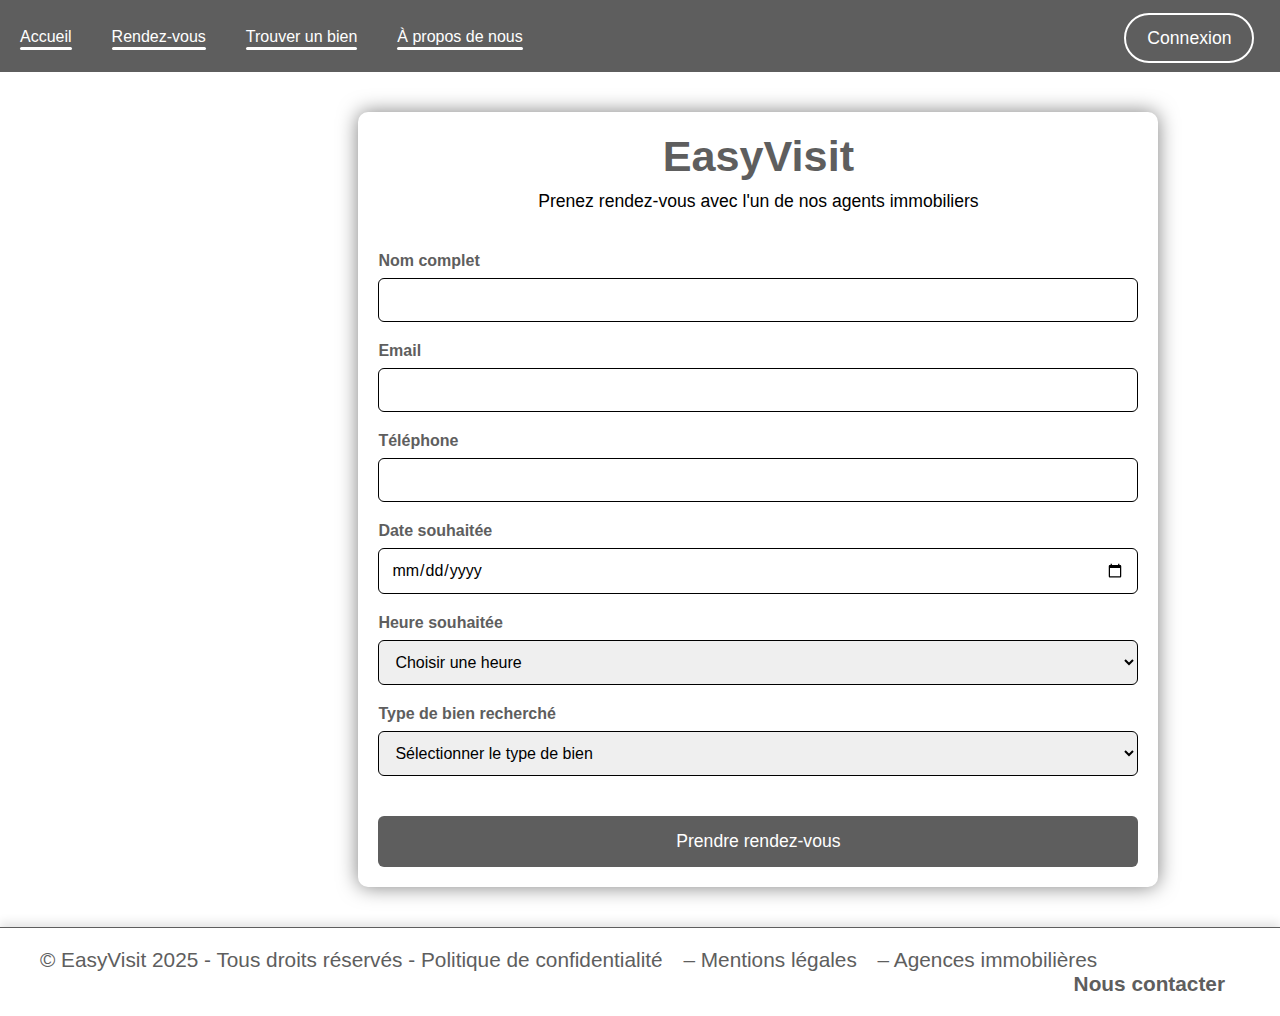
<file: rendez-vous.html>
<!DOCTYPE html>
<html lang="fr">
<head>
    <meta charset="UTF-8">
    <meta name="viewport" content="width=device-width, initial-scale=1.0">
    <link rel="stylesheet" href="rendez-vous.css">
    <title>EasyVisit - Rendez-vous</title>
</head>
<body> 

    <header class="header">
        <nav class="menu">
            <ul class="liens">
                <li><a href="index.html">Accueil</a></li>
                <li><a href="rendez-vous.html" target="_blank">Rendez-vous</a></li>
                <li><a href="trouver-bien.html" target="_blank">Trouver un bien</a></li>
                <li><a href="a_propos.html" target="_blank">À propos de nous</a></li>
            </ul>

            <button class="login-button">Connexion</button>
        </nav>    
    </header>

    <section class="box">
        <header>
            <h1>EasyVisit</h1>
            <p>Prenez rendez-vous avec l'un de nos agents immobiliers</p>
        </header>

        <form class="formulaire">
            <div class="partie-formulaire">
                <label for="name">Nom complet</label>
                <input type="text" id="name" required>
            </div>

            <div class="partie-formulaire">
                <label for="email">Email</label>
                <input type="email" id="email" required>
            </div>

            <div class="partie-formulaire">
                <label for="phone">Téléphone</label>
                <input type="tel" id="phone" required>
            </div>

            <div class="partie-formulaire">
                <label for="date">Date souhaitée</label>
                <input type="date" id="date" required>
            </div>

            <div class="partie-formulaire">
                <label for="time">Heure souhaitée</label>
                <select id="time" required>
                    <option value="">Choisir une heure</option>
                    <option value="09:00">09:00</option>
                    <option value="10:00">10:00</option>
                    <option value="11:00">11:00</option>
                    <option value="14:00">14:00</option>
                    <option value="15:00">15:00</option>
                    <option value="16:00">16:00</option>
                </select>
            </div>

            <div class="partie-formulaire">
                <label for="type">Type de bien recherché</label>
                <select id="type" required>
                    <option value="">Sélectionner le type de bien</option>
                    <option value="appartement">Appartement</option>
                    <option value="maison">Maison</option>
                    <option value="villa">Villa</option>
                    <option value="terrain">Terrain</option>
                </select>
            </div>

            <button class="envoyer" type="submit">Prendre rendez-vous</button>
        </form>
        </section>

    <footer class="footer">
        <p>© EasyVisit 2025 - Tous droits réservés - <a href="#">Politique de confidentialité</a> – <a href="#">Mentions légales</a> – <a href="#">Agences immobilières</a></p>
        <a class="contact" href="#">Nous contacter</a>
    </footer>

</body>
</html>
</file>
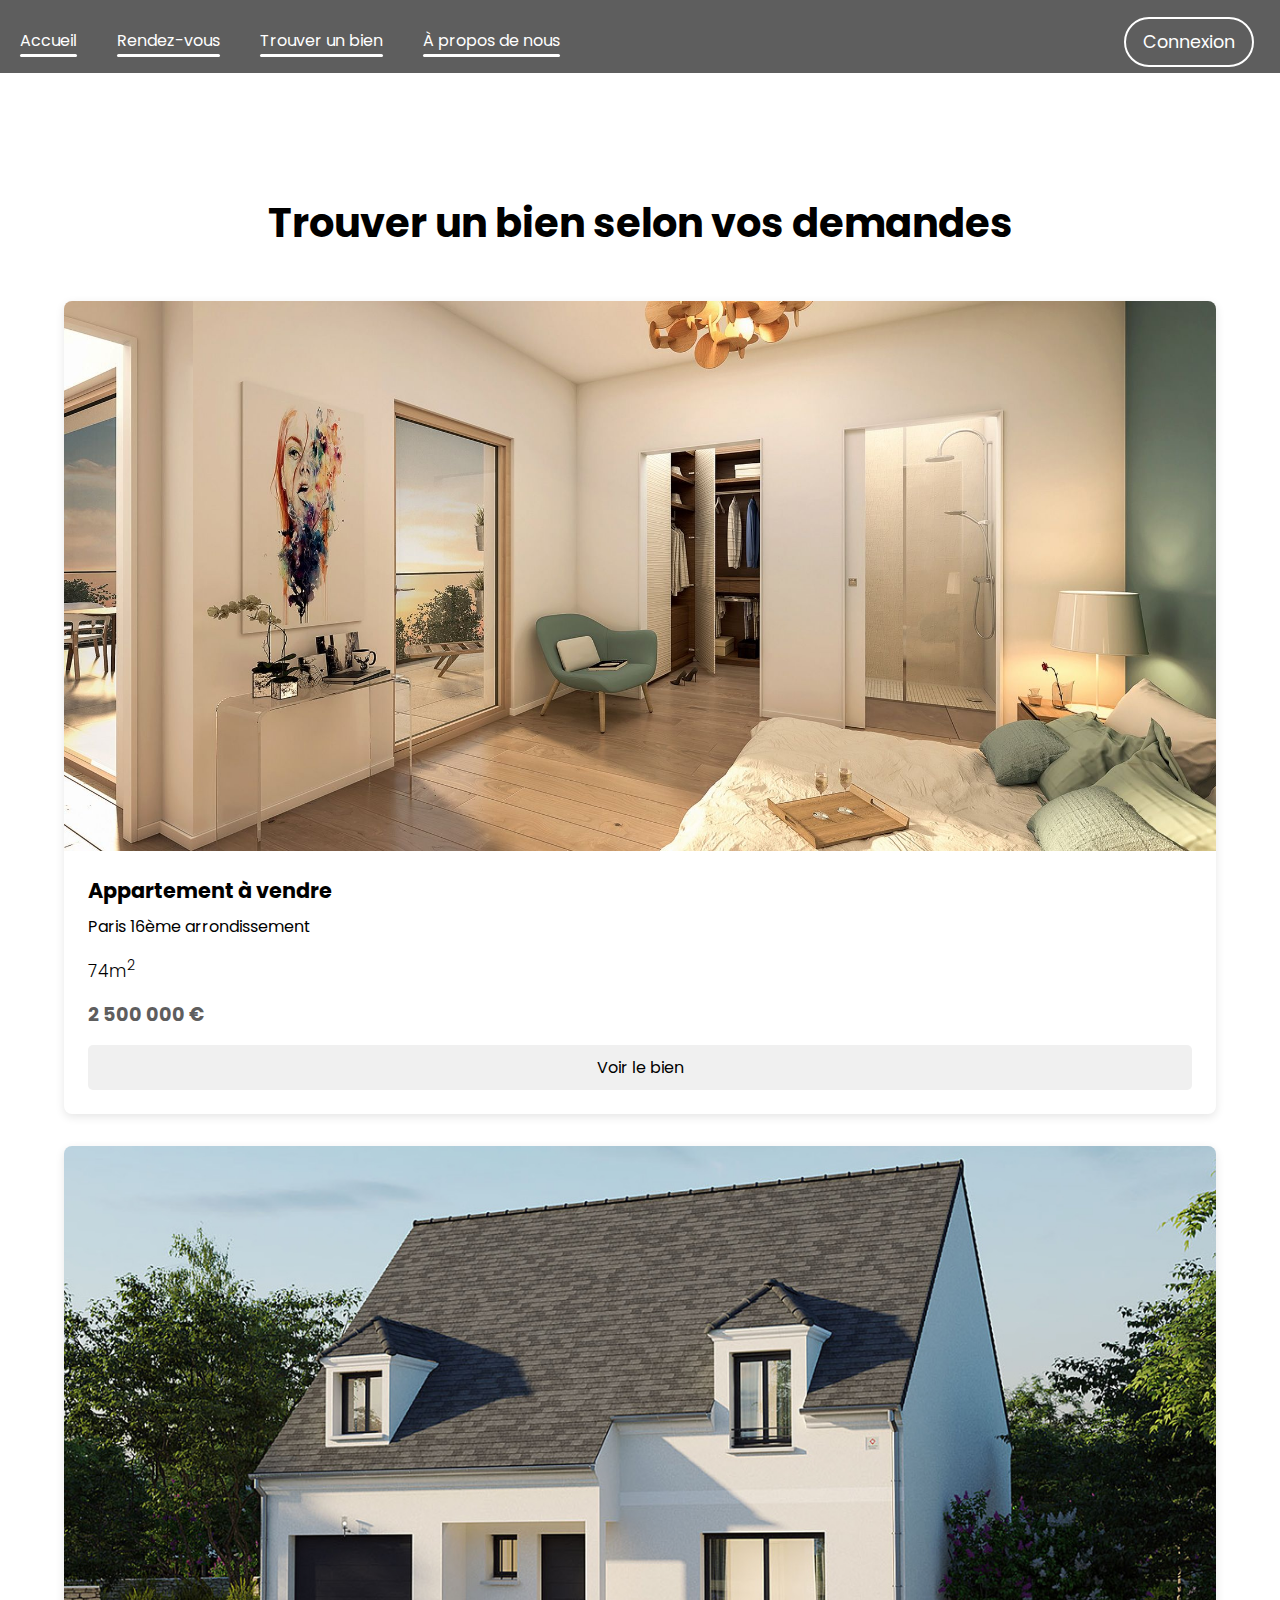
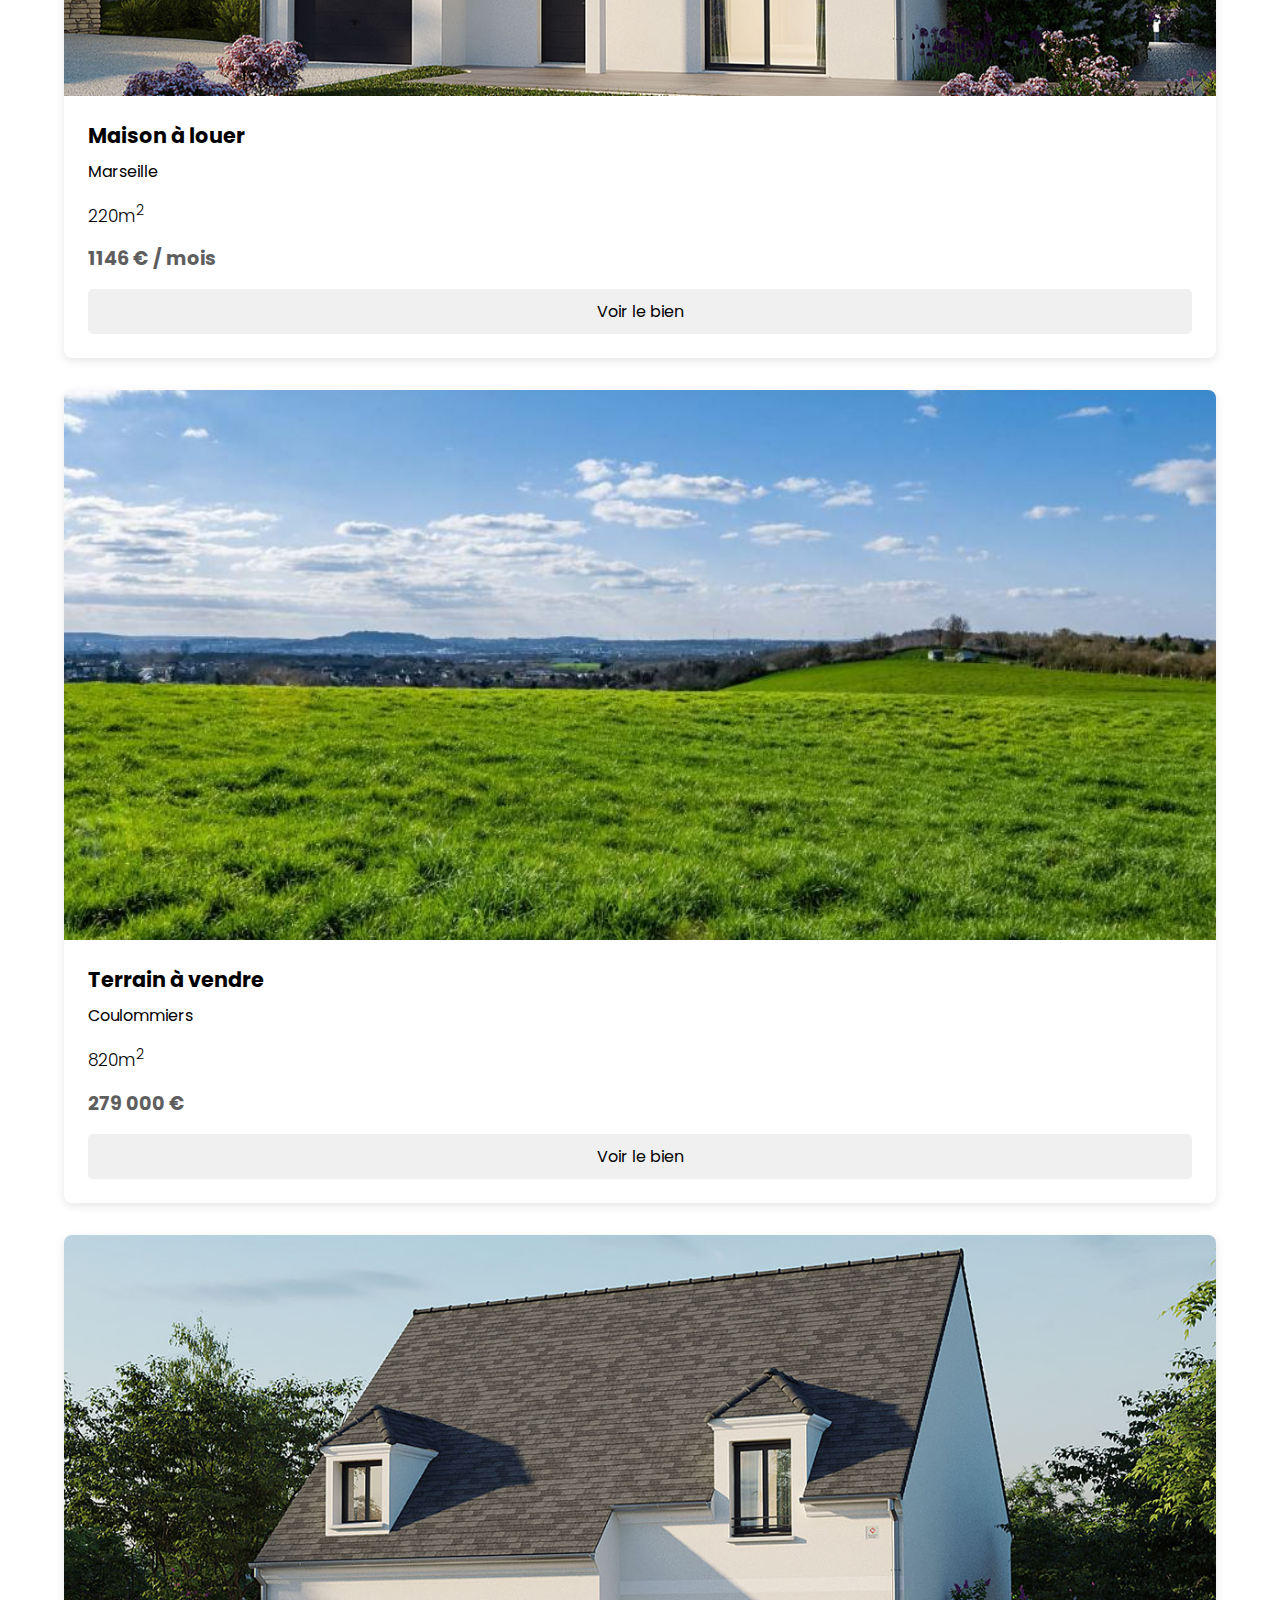
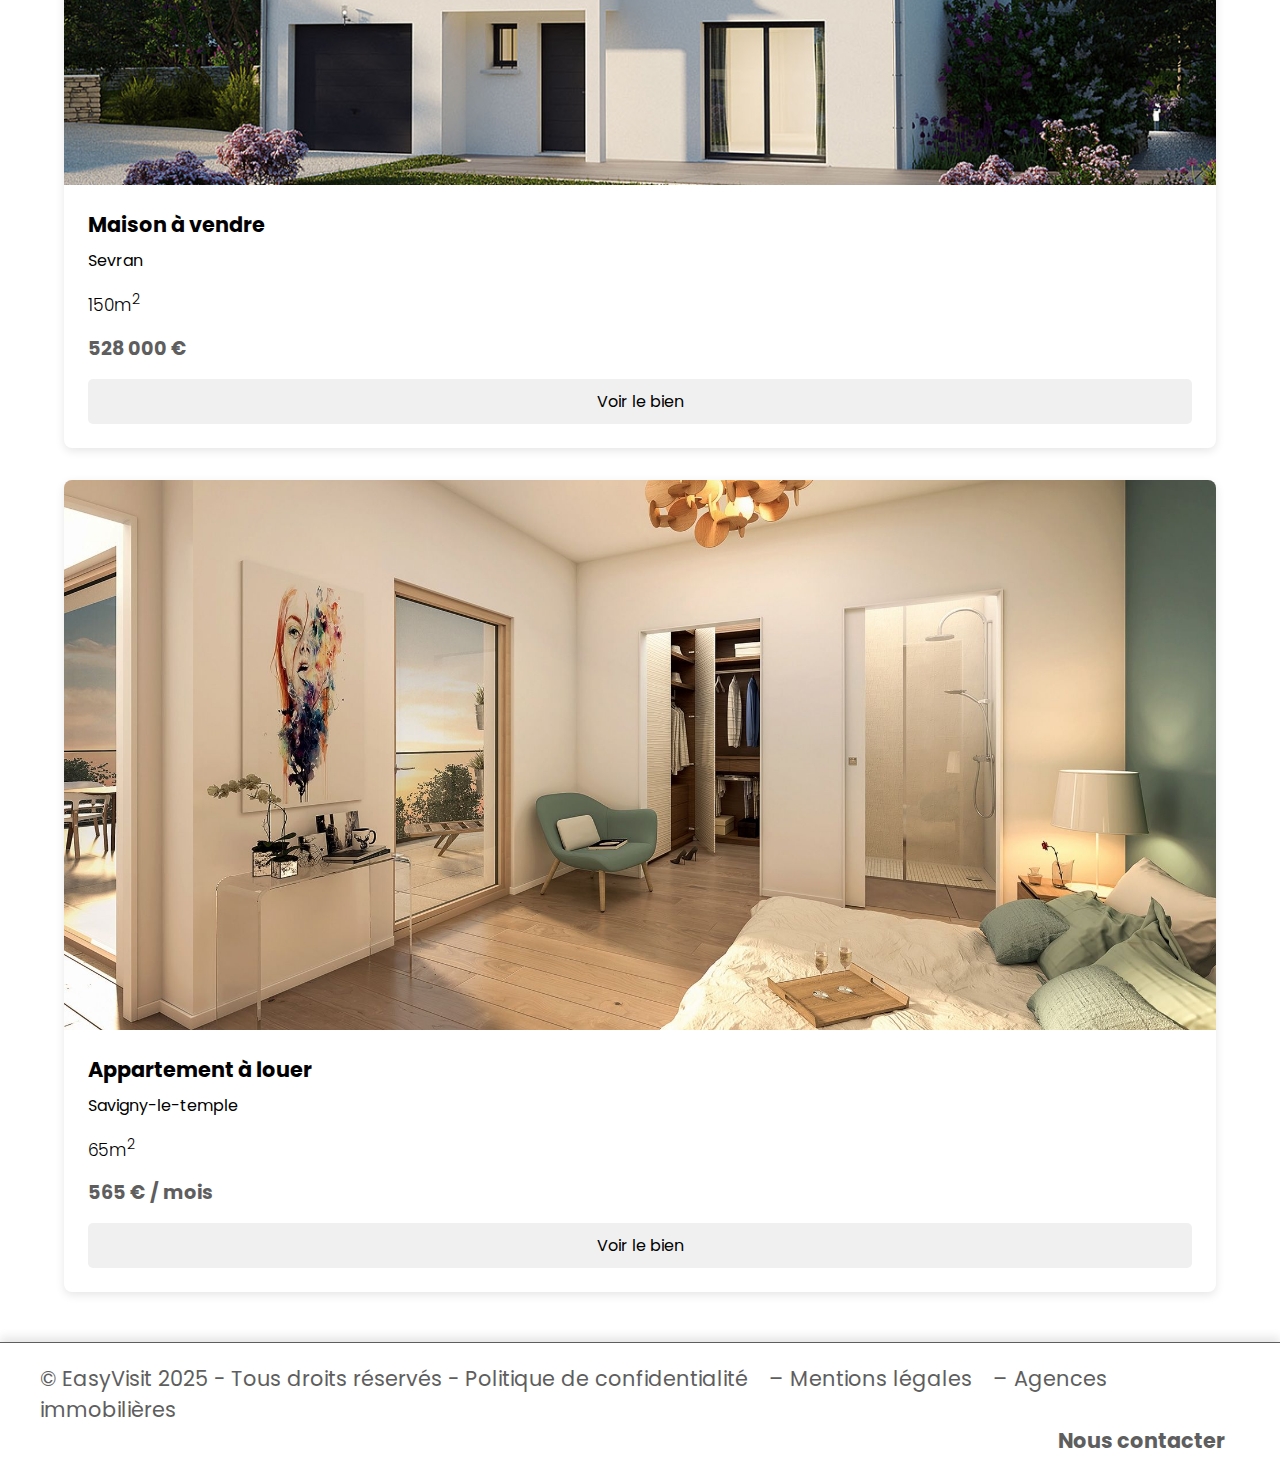
<file: trouver-bien.html>
<!DOCTYPE html>
<html lang="en">
<head>
    <meta charset="UTF-8">
    <meta name="viewport" content="width=device-width, initial-scale=1.0">
    <title>EasyVisit - Trouver un bien</title>
    <link rel="stylesheet" href="trouver-bien.css">
</head>
<body>

    <header class="header">
        <nav class="menu">
            <ul class="liens">
                <li><a href="index.html">Accueil</a></li>
                <li><a href="rendez-vous.html" target="_blank">Rendez-vous</a></li>
                <li><a href="trouver-bien.html" target="_blank">Trouver un bien</a></li>
                <li><a href="a_propos.html" target="_blank">À propos de nous</a></li>
            </ul>

            <button class="login-button">Connexion</button>
        </nav>    
    </header>

    <section class="main">
        <h1>Trouver un bien selon vos demandes</h1>
        
        <div class="box">
          <div class="carte">
            <div class="image-appart"></div>
            <div class="infos">
              <h3>Appartement à vendre</h3>
              <p>Paris 16ème arrondissement </p>
              <p class="dimensions">74m<sup>2</sup></p>
              <p class="prix">2 500 000 €</p>
              <button class="btn">Voir le bien</button>
            </div>
          </div>
  
          <div class="carte">
            <div class="image-maison"></div>
            <div class="infos">
              <h3>Maison à louer</h3>
              <p>Marseille</p>
              <p class="dimensions">220m<sup>2</sup></p>
              <p class="prix">1146 € / mois</p>
              <button class="btn">Voir le bien</button>
            </div>
          </div>
  
          <div class="carte">
            <div class="image-terrain"></div>
            <div class="infos">
              <h3>Terrain à vendre</h3>
              <p>Coulommiers</p>
              <p class="dimensions">820m<sup>2</sup></p>
              <p class="prix">279 000 €</p>
              <button class="btn">Voir le bien</button>
            </div>
          </div>

          <div class="carte">
            <div class="image-maison"></div>
            <div class="infos">
              <h3>Maison à vendre</h3>
              <p>Sevran</p>
              <p class="dimensions">150m<sup>2</sup></p>
              <p class="prix">528 000 €</p>
              <button class="btn">Voir le bien</button>
            </div>
          </div>
  
          <div class="carte">
            <div class="image-appart"></div>
            <div class="infos">
              <h3>Appartement à louer</h3>
              <p>Savigny-le-temple</p>
              <p class="dimensions">65m<sup>2</sup></p>
              <p class="prix">565 € / mois</p>
              <button class="btn">Voir le bien</button>
            </div>
          </div>
        </div>
    </section>

    <footer class="footer">
      <p>© EasyVisit 2025 - Tous droits réservés - <a href="#">Politique de confidentialité</a> – <a href="#">Mentions légales</a> – <a href="#">Agences immobilières</a></p>
      <a class="contact" href="#">Nous contacter</a>
  </footer>
  

</body>

</html>
</file>
<file: rendez-vous.css>
* {
    margin: 0;
    padding: 0;
    box-sizing: border-box;
    font-family: 'Arial', sans-serif;
}

body {
/*    background-color:rgba(0, 0, 0, 0.5);
    line-height: 1.6;
    padding: 20px;
    min-height: 100vh;
    display: flex;
    justify-content: center;
    align-items: center;
    padding-top: 8vh; */
    background-color: white;
    min-height: 95vh;
}

body .box {
    justify-content: center;
    align-items: center;
    padding: 20px;
    margin-left: 28%;
}

ul {
    list-style: none;
}

a {
    text-decoration: none;
}

button {
    cursor: pointer;
}

.header {
    background-color: #5e5e5e;
    background-position: center;
    background-size: cover;
    position: relative;
    width: 100%;
    min-height: 8vh;
}

.menu {
    display: flex;
    justify-content: space-between;
    align-items: center;
}

.liens {
    display: flex;
}

.liens li {
    margin: 20px;
    padding-top: 8px;
}

.liens li a {
    color: white;
    position: relative;
}

.liens li a:after {
    content: "";
    position: absolute;
    left: 0;
    bottom: -5px;
    background-color: white;
    height: 3px;
    width: 100%;
    border-radius: 6px;
    transition: 0.2s;
}

.liens li a:hover:after {
    width: 0%;
}

.login-button {
    background: transparent;
    margin-right: 2%;
    width: 130px;
    height: 50px;
    border: 2px solid white;
    outline: none;
    border-radius: 30px;
    cursor: pointer;
    font-size: 1.1em;
    margin-top: 10px;
    color: white;
    transition: .5s;
}

.login-button:hover {
    background-color: white;
    color: #5e5e5e;
}

.box {
    max-width: 800px;
    width: 100%;
    background: white;
    padding: 40px;
    border-radius: 10px;
    box-shadow: 0 0 20px rgba(0, 0, 0, 0.5);
    margin-bottom: 40px;

}

header {
    text-align: center;
    margin-bottom: 40px;
}

header h1 {
    color: #5e5e5e;
    margin-bottom: 10px;
    font-size: 2.7em;
}

header p {
    color: black;
    font-size: 1.1em;
}

.formulaire {
    display: grid;
    gap: 20px;
}

.partie-formulaire {
    display: flex;
    flex-direction: column;
}

label {
    margin-bottom: 8px;
    color: #5e5e5e;
    font-weight: bold;
}

input, select, textarea {
    padding: 12px;
    border: 1px solid black;
    border-radius: 6px;
    font-size: 1em;
}

textarea {
    resize: vertical;
    min-height: 100px;
}

.envoyer {
    background-color: #5e5e5e;
    color: white;
    padding: 15px 30px;
    border: none;
    border-radius: 6px;
    font-size: 1.1em;
    cursor: pointer;
    width: 100%;
    margin-top: 20px;
}

.footer {
    background-color: white;
    color: #5e5e5e;
    font-size: 1.3em;
    padding: 20px 40px;
    display: flex;
    justify-content: space-between;
    align-items: center;
    flex-wrap: wrap;
    border-top: #5e5e5e 1px solid;
    box-shadow: 0 -5px 9px rgba(0, 0, 0, 0.1);
}

.footer p {
    margin: 0;
    flex: 1 1 auto;
    text-align: left;
}

.footer a {
    color: #5e5e5e;
    margin-right: 15px;
}

.footer .contact {
    flex: 1 1 auto;
    text-align: right;
    font-weight: bold;
}

@media (max-width: 480px) {
    body {
        padding: 10px;
    }

    body .box {
        margin-left: 2px;
    }

    header h1 {
        font-size: 1.8em;
    }

    .container {
        padding: 15px;
    }

    .menu {
        flex-direction: column;
        align-items: center;
    }

    .liens {
        flex-direction: column;
        gap: 15px;
    }

    .login-button {
        width: 100%;
        max-width: 200px;
        margin-top: 10px;
    }

    .footer {
        font-size: 0.8em;
        gap: 5px;
    }

    .footer a {
        display: block;
        margin: 5px 0;
    }

    .login-button {
        margin-bottom: 10px;
    }
}
</file>
<file: trouver-bien.css>
@import url('https://fonts.googleapis.com/css2?family=Poppins:ital,wght@0,100;0,200;0,300;0,400;0,500;0,600;0,700;0,800;0,900;1,100;1,200;1,300;1,400;1,500;1,600;1,700;1,800;1,900&display=swap');

* {
    margin: 0;
    padding: 0;
    box-sizing: border-box;
    font-family: "Poppins", serif;
}

body {
    background-color: white;
}

ul {
    list-style: none;
}

a {
    text-decoration: none;
}

button {
    cursor: pointer;
}

.header {
    background-color: #5e5e5e;
    background-position: center;
    background-size: cover;
    position: relative;
    width: 100%;
    min-height: 8vh;
}

.menu {
    display: flex;
    justify-content: space-between;
    align-items: center;
}

.liens {
    display: flex;
}

.liens li {
    margin: 20px;
    padding-top: 8px;
}

.liens li a {
    color: white;
    position: relative;
}

.liens li a:after {
    content: "";
    position: absolute;
    left: 0;
    bottom: -5px;
    background-color: white;
    height: 3px;
    width: 100%;
    border-radius: 6px;
    transition: 0.2s;
}

.liens li a:hover:after {
    width: 0%;
}

.login-button {
    background: transparent;
    margin-right: 2%;
    width: 130px;
    height: 50px;
    border: 2px solid white;
    outline: none;
    border-radius: 30px;
    cursor: pointer;
    font-size: 1.1em;
    margin-top: 10px;
    color: white;
    transition: .5s;
}

.login-button:hover {
    background-color: white;
}

.footer {
    background-color: white;
    color: #5e5e5e;
    font-size: 1.3em;
    padding: 20px 40px;
    display: flex;
    justify-content: space-between;
    align-items: center;
    flex-wrap: wrap;
    border-top: #5e5e5e 1px solid;
    box-shadow: 0 -5px 9px rgba(0, 0, 0, 0.1);
}

.footer p {
    margin: 0;
    flex: 1 1 auto;
    text-align: left;
}

.footer a {
    color: #5e5e5e;
    margin-right: 15px;
}

.footer .contact {
    flex: 1 1 auto;
    text-align: right;
    font-weight: bold;
}

.main {
    padding: 120px 5% 50px;
    max-width: 1400px;
    margin: 0 auto;
}

h1 {
    text-align: center;
    color: black;
    margin-bottom: 48px;
    font-size: 40px;
}

.box {
    display: grid;
    grid-template-columns: initial;
    gap: 32px;
    margin-top: 32px;
}

.carte {
    background: white;
    border-radius: 8px;
    overflow: hidden;
    box-shadow: 0 3px 10px rgba(0,0,0,0.1);
    transition: 0.3s;
}

.carte:hover {
    transform: translateY(-7px);
}

.image-maison {
    height: 550px;
    background-color: white;
    background-image: url('maison.jpg');
    background-size: cover;
    background-position: center;
}

.image-appart {
    height: 550px;
    background-color: white;
    background-image: url('appartement.jpg');
    background-size: cover;
    background-position: center;
}

.image-terrain {
    height: 550px;
    background-color: white;
    background-image: url('terrain.jpg');
    background-size: cover;
    background-position: center;
}

.dimensions {
    color: black;
    font-size: 17px;
    margin: 16px 0;
    font-weight: 300;
}

.infos {
    padding: 24px;
}

.infos h3 {
    color: black;
    margin-bottom: 8px;
    font-size: 1.3em;
}

.prix {
    color: #5e5e5e;
    font-weight: bold;
    font-size: 1.2em;
    margin: 16px 0;
}

.btn {
    background-color: #f0f0f0;
    color:black;
    border: none;
    padding: 10px 24px;
    border-radius: 5px;
    cursor: pointer;
    transition: 0.3s;
    width: 100%;
    font-size: 16px;
}

.btn:hover {
    background-color: white;   
}

@media (max-width: 1200px) {
    .properties-grid {
        grid-template-columns: repeat(3, 1fr);
    }

    .main {
        padding: 100px 4% 40px;
    }

    .property-info h3 {
        font-size: 1.1rem;
    }

    .liens li {
        margin: 15px;
    }
}

@media (max-width: 768px) {
    .header {
        min-height: auto;
    }

    .menu {
        flex-direction: column;
        padding: 1rem 0;
    }

    .liens {
        flex-direction: column;
        align-items: center;
        width: 100%;
    }

    .liens li {
        margin: 10px 0;
        padding-top: 0;
    }

    .login-button {
        margin: 15px 0;
        width: 100%;
        max-width: 200px;
    }

    .main {
        padding-top: 180px;
    }

    .properties-grid {
        grid-template-columns: 1fr;
        gap: 1.5rem;
    }

    .property-card {
        max-width: 400px;
        margin: 0 auto;
    }

    .footer {
        flex-direction: column;
        text-align: center;
        gap: 15px;
    }

    .footer p, .footer .contact {
        text-align: center;
    }

    h1 {
        font-size: 1.8rem;
        margin-bottom: 2rem;
    }
}

@media (max-width: 480px) {
    .header {
        padding: 0 3%;
    }

    .menu {
        padding: 0.8rem 0;
    }

    .main {
        padding: 160px 3% 30px;
    }

    .property-image {
        height: 180px;
    }

    .property-info {
        padding: 1rem;
    }

    .btn {
        padding: 0.6rem 1rem;
    }

    .footer {
        padding: 15px 3%;
        font-size: 1em;
    }

    h1 {
        font-size: 1.6rem;
    }
}
</file>
